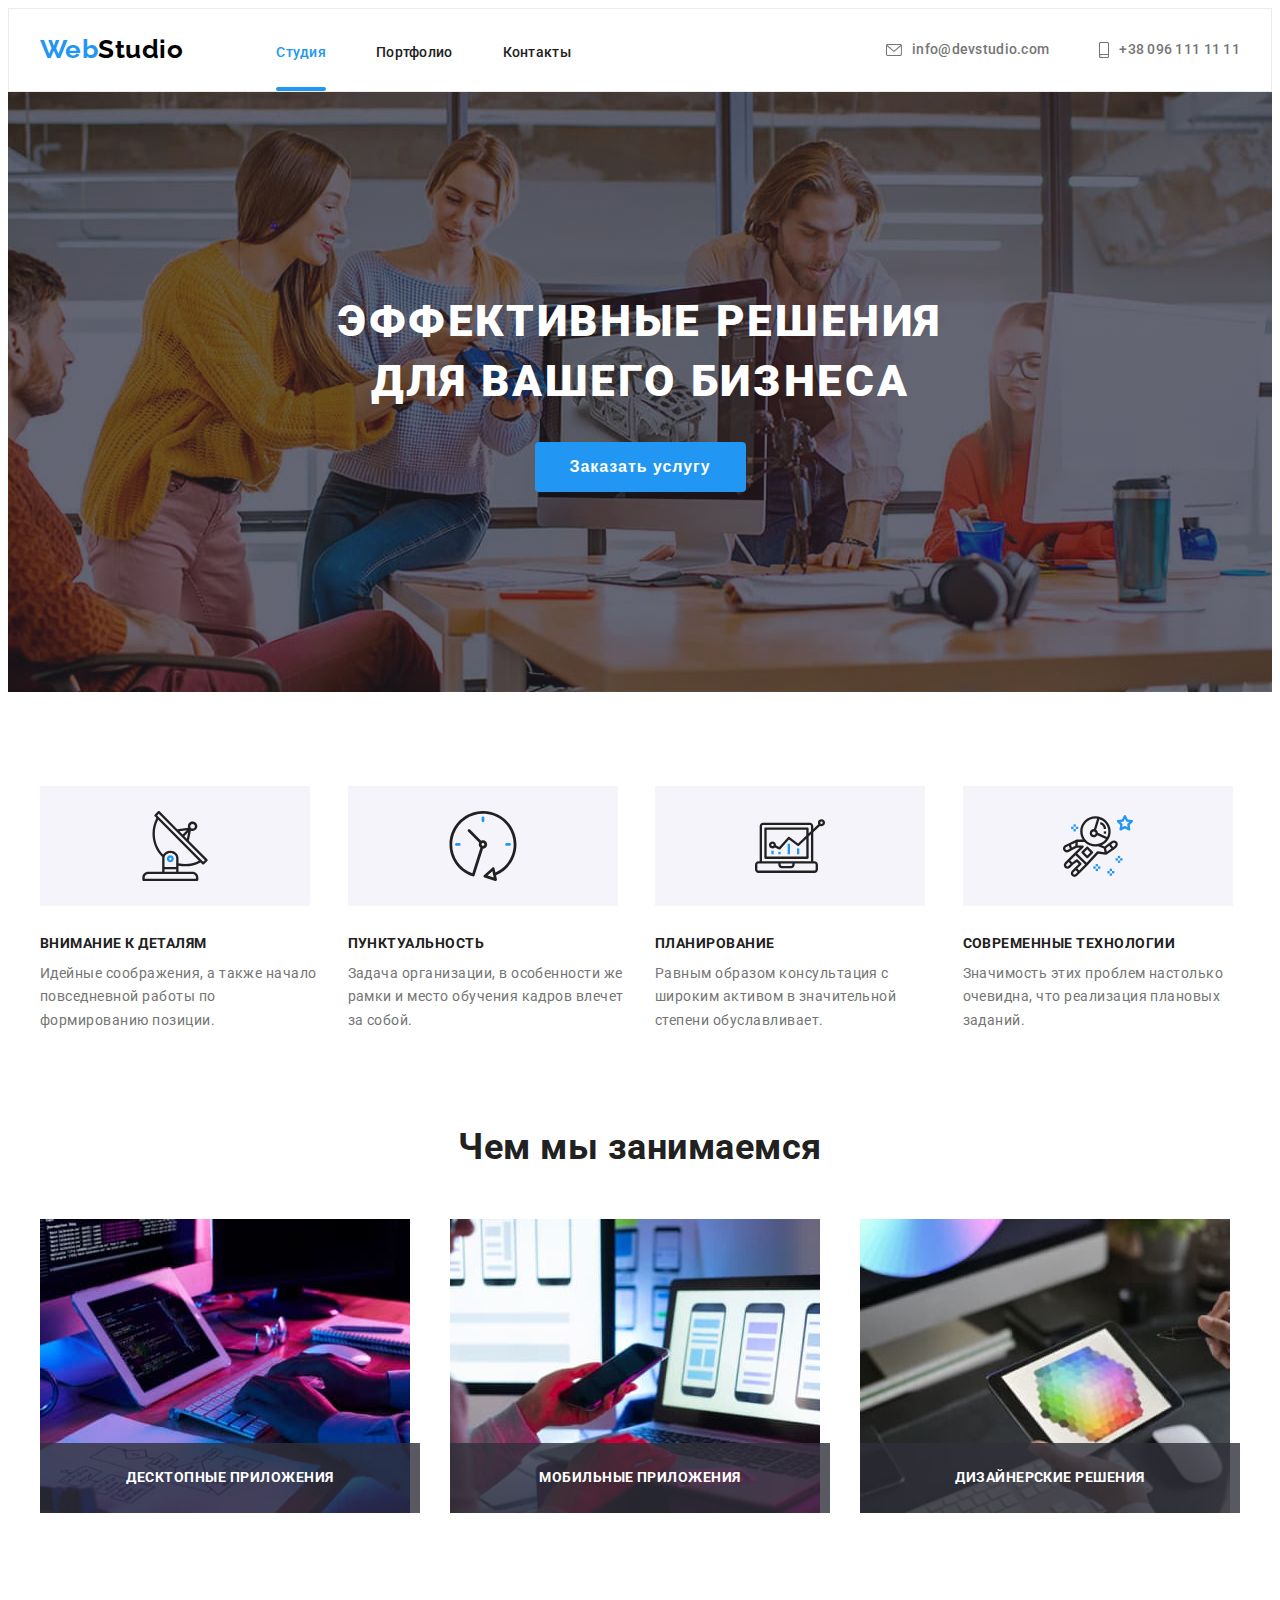
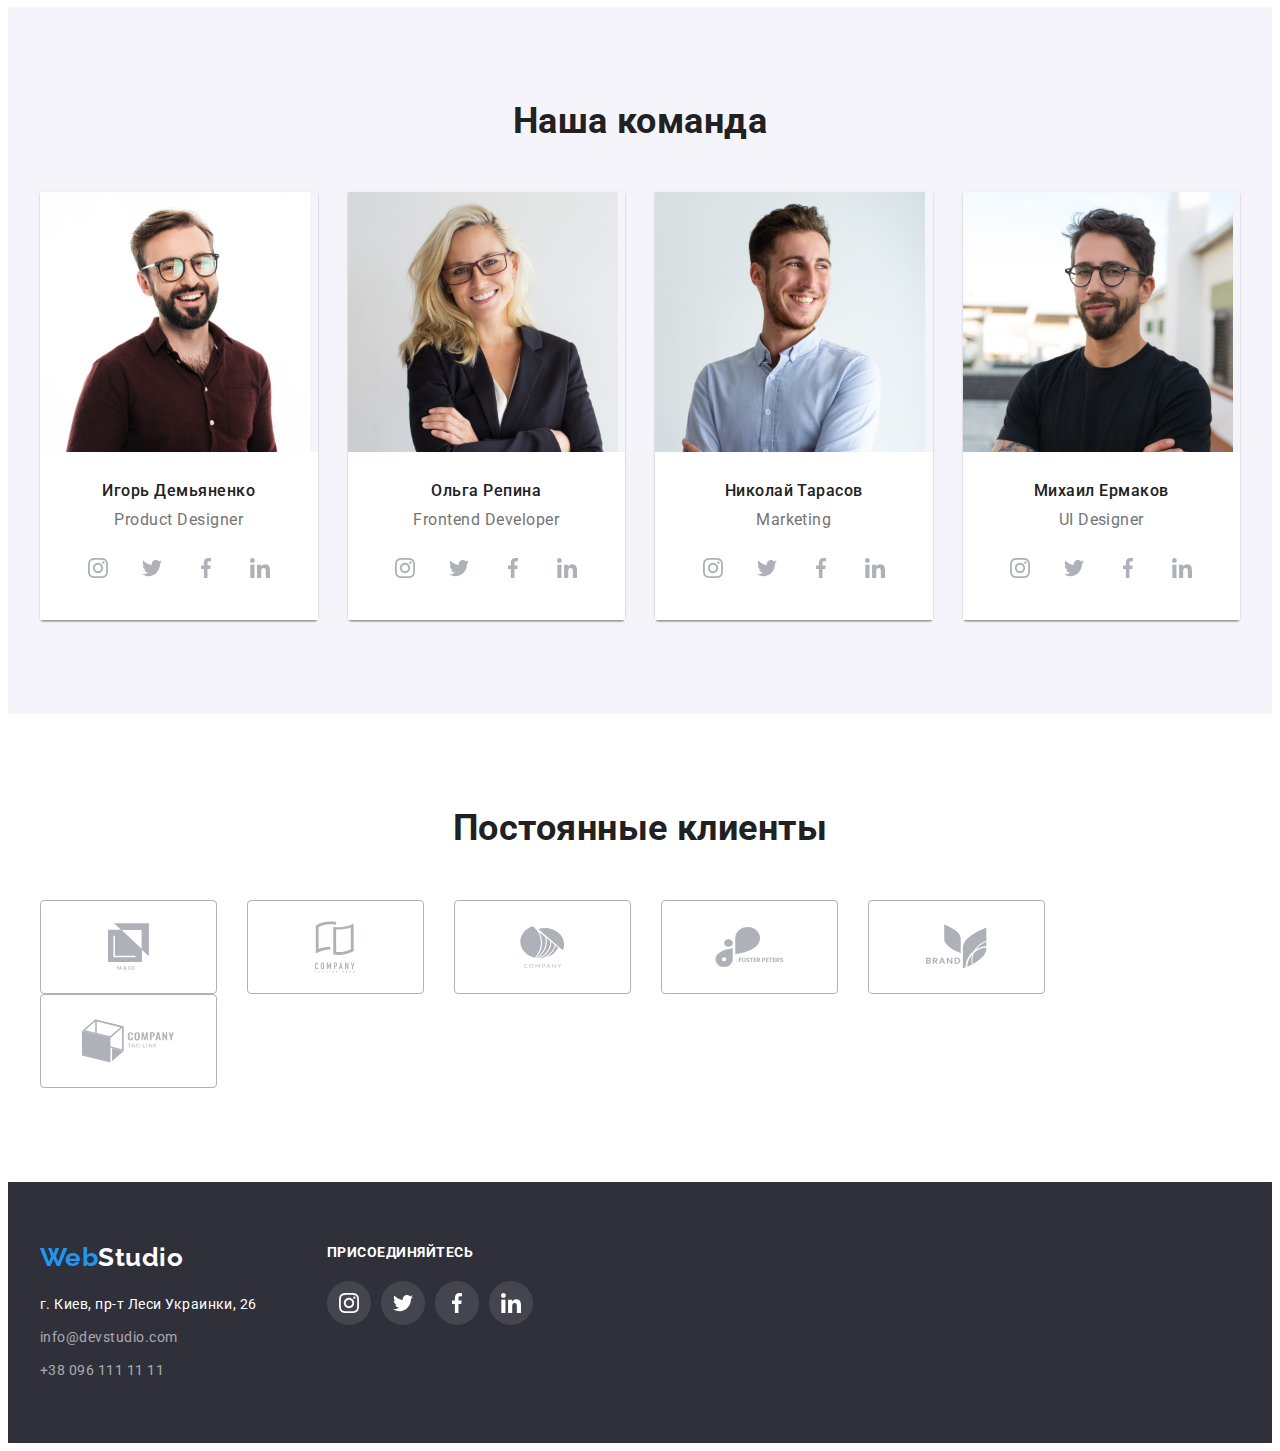
<file: index.html>
<!DOCTYPE html>
<html lang="ru">
  <head>
    <meta charset="UTF-8" />
    <meta http-equiv="X-UA-Compatible" content="IE=edge" />
    <meta name="viewport" content="width=device-width, initial-scale=1.0" />
    <title>Студия</title>
    <link rel="preconnect" href="https://fonts.gstatic.com" />
    <link
      href="https://fonts.googleapis.com/css2?family=Raleway:wght@700&family=Roboto:wght@400;500;700;900&display=swap"
      rel="stylesheet"
    />
    <link
      rel="stylesheet"
      href="https://cdnjs.cloudflare.com/ajax/libs/modern-normalize/1.1.0/modern-normalize.min.css"
      integrity="sha512-wpPYUAdjBVSE4KJnH1VR1HeZfpl1ub8YT/NKx4PuQ5NmX2tKuGu6U/JRp5y+Y8XG2tV+wKQpNHVUX03MfMFn9Q=="
      crossorigin="anonymous"
      referrerpolicy="no-referrer"
    />
    <link rel="stylesheet" href="./css/styles.css" />
  </head>

  <body>
    <!--Шапка-->
    <header class="header">
      <div class="container">
        <nav class="nav">
          <a href="./" class="logo link"><span class="prelogo">Web</span>Studio</a>
          <ul class="nav-list list">
            <li class="item"><a href="./index.html" class="link-nav current link">Студия</a></li>
            <li class="item"><a href="./portfolio.html" class="link-nav link">Портфолио</a></li>
            <li class="item"><a href="" class="link-nav link">Контакты</a></li>
          </ul>
        </nav>
        <ul class="info list">
          <li class="item">
            <a href="mailto:info@devstudio.com" class="link-info link">
              <svg class="icon" width="16" height="12">
                <use href="./images/icons.svg#icon-envelope"></use></svg>info@devstudio.com
            </a>
          </li>
          <li class="item">
            <a href="tel:+380961111111" class="link-info link">
              <svg class="icon" width="10" height="16">
                <use href="./images/icons.svg#icon-smartphone"></use></svg>+38 096 111 11 11</a
            >
          </li>
        </ul>
      </div>
    </header>
    <main>
      <!--Герой-->
      <section class="hero">
        <div class="container">
          <h1 class="hero-title list">
            Эффективные решения<br />
            для вашего бизнеса
          </h1>
          <button type="button" class="button-hero" data-modal-open>Заказать услугу</button>
        </div>
      </section>
      <!--Особенности-->
      <section class="section nopadding">
        <div class="container features">
          <h2 hidden>Особенности</h2>
          <ul class="list">
            <li class="item">
              <div class="box">
                <svg class="icon" width="70" height="70">
                  <use href="./images/icons.svg#icon-antenna"></use>
                </svg>
              </div>
              <h3 class="title">Внимание к деталям</h3>
              <p class="text">
                Идейные соображения, а также начало повседневной работы по формированию позиции.
              </p>
            </li>
            <li class="item">
              <div class="box">
                <svg class="icon" width="70" height="70">
                  <use href="./images/icons.svg#icon-clock"></use>
                </svg>
              </div>
              <h3 class="title">Пунктуальность</h3>
              <p class="text">
                Задача организации, в особенности же рамки и место обучения кадров влечет за собой.
              </p>
            </li>
            <li class="item">
              <div class="box">
                <svg class="icon" width="70" height="70">
                  <use href="./images/icons.svg#icon-diagram"></use>
                </svg>
              </div>
              <h3 class="title">Планирование</h3>
              <p class="text">
                Равным образом консультация с широким активом в значительной степени обуславливает.
              </p>
            </li>
            <li class="item">
              <div class="box">
                <svg class="icon" width="70" height="70">
                  <use href="./images/icons.svg#icon-astronaut"></use>
                </svg>
              </div>
              <h3 class="title">Современные технологии</h3>
              <p class="text">
                Значимость этих проблем настолько очевидна, что реализация плановых заданий.
              </p>
            </li>
          </ul>
        </div>
      </section>
      <!--Чем мы занимаемся-->
      <section class="section">
        <div class="container works">
          <h2 class="heading">Чем мы занимаемся</h2>
          <ul class="list">
            <li class="item">
              <img
                src="./images/studio/what-are-we-doing-2.jpg"
                alt="работа за компьютером"
                width="370"
                height="294"
              />
              <p class="works-text">Десктопные приложения</p>
            </li>
            <li class="item">
              <img
                src="./images/studio/what-are-we-doing.jpg"
                alt="работа за компьютером"
                width="370"
                height="294"
              />
              <p class="works-text">Мобильные приложения</p>
            </li>
            <li class="item">
              <img
                src="./images/studio/what-are-we-doing-3.jpg"
                alt="работа за планшетом"
                width="370"
                height="294"
              />
              <p class="works-text">Дизайнерские решения</p>
            </li>
          </ul>
        </div>
      </section>
      <!--Наша команда-->
      <section class="section team">
        <div class="container">
          <h2 class="heading">Наша команда</h2>
          <ul class="list">
            <li class="item">
              <img
                src="./images/studio/ihor-demianenko.jpg"
                alt="фото мужчины"
                width="270"
                height="260"
              />
              <div class="caption">
                <h3 class="title">Игорь Демьяненко</h3>
                <p lang="en" class="text">Product Designer</p>
                <ul class="list list-icon">
                  <li class="icon">
                    <a class="icon-link" href=""
                      ><svg width="20" height="20">
                        <use href="./images/icons.svg#icon-instagram"></use></svg></a>
                  </li>
                  <li class="icon">
                    <a class="icon-link" href=""
                      ><svg width="20" height="20">
                        <use href="./images/icons.svg#icon-twitter"></use></svg></a>
                  </li>
                  <li class="icon">
                    <a class="icon-link" href=""
                      ><svg width="20" height="20">
                        <use href="./images/icons.svg#icon-facebook"></use></svg></a>
                  </li>
                  <li class="icon">
                    <a class="icon-link" href=""
                      ><svg width="20" height="20">
                        <use href="./images/icons.svg#icon-linkedin"></use></svg></a>
                  </li>
                </ul>
              </div>
            </li>
            <li class="item">
              <img
                src="./images/studio/olga-repina.jpg"
                alt="фото девушки"
                width="270"
                height="260"
              />
              <div class="caption">
                <h3 class="title">Ольга Репина</h3>
                <p lang="en" class="text">Frontend Developer</p>
                <ul class="list list-icon">
                  <li class="icon">
                    <a class="icon-link" href=""
                      ><svg width="20" height="20">
                        <use href="./images/icons.svg#icon-instagram"></use></svg></a>
                  </li>
                  <li class="icon">
                    <a class="icon-link" href=""
                      ><svg width="20" height="20">
                        <use href="./images/icons.svg#icon-twitter"></use></svg></a>
                  </li>
                  <li class="icon">
                    <a class="icon-link" href=""
                      ><svg width="20" height="20">
                        <use href="./images/icons.svg#icon-facebook"></use></svg></a>
                  </li>
                  <li class="icon">
                    <a class="icon-link" href=""
                      ><svg width="20" height="20">
                        <use href="./images/icons.svg#icon-linkedin"></use></svg></a>
                  </li>
                </ul>
              </div>
            </li>
            <li class="item">
              <img
                src="./images/studio/nicolay-tarasov.jpg"
                alt="фото мужчины"
                width="270"
                height="260"
              />
              <div class="caption">
                <h3 class="title">Николай Тарасов</h3>
                <p lang="en" class="text">Marketing</p>
                <ul class="list list-icon">
                  <li class="icon">
                    <a class="icon-link" href=""
                      ><svg width="20" height="20">
                        <use href="./images/icons.svg#icon-instagram"></use></svg></a>
                  </li>
                  <li class="icon">
                    <a class="icon-link" href=""
                      ><svg width="20" height="20">
                        <use href="./images/icons.svg#icon-twitter"></use></svg></a>
                  </li>
                  <li class="icon">
                    <a class="icon-link" href=""
                      ><svg width="20" height="20">
                        <use href="./images/icons.svg#icon-facebook"></use></svg></a>
                  </li>
                  <li class="icon">
                    <a class="icon-link" href=""
                      ><svg width="20" height="20">
                        <use href="./images/icons.svg#icon-linkedin"></use></svg></a>
                  </li>
                </ul>
              </div>
            </li>
            <li class="item">
              <img
                src="./images/studio/mihail-ermakov.jpg"
                alt="фото мужчины"
                width="270"
                height="260"
              />
              <div class="caption">
                <h3 class="title">Михаил Ермаков</h3>
                <p lang="en" class="text">UI Designer</p>
                <ul class="list list-icon">
                  <li class="icon">
                    <a class="icon-link" href=""
                      ><svg width="20" height="20">
                        <use href="./images/icons.svg#icon-instagram"></use></svg></a>
                  </li>
                  <li class="icon">
                    <a class="icon-link" href=""
                      ><svg width="20" height="20">
                        <use href="./images/icons.svg#icon-twitter"></use></svg></a>
                  </li>
                  <li class="icon">
                    <a class="icon-link" href=""
                      ><svg width="20" height="20">
                        <use href="./images/icons.svg#icon-facebook"></use></svg></a>
                  </li>
                  <li class="icon">
                    <a class="icon-link" href=""
                      ><svg width="20" height="20">
                        <use href="./images/icons.svg#icon-linkedin"></use></svg></a>
                  </li>
                </ul>
              </div>
            </li>
          </ul>
        </div>
      </section>
      <!-- Постоянные клиенты -->
      <section class="section clients">
        <div class="container">
          <h2 class="heading">Постоянные клиенты</h2>
          <ul class="list">
            <li class="icon">
              <a class="icon-link" href=""
                ><svg width="41" height="47">
                  <use href="./images/icons.svg#icon-client-one"></use></svg></a>
            </li>
            <li class="icon">
              <a class="icon-link" href=""
                ><svg width="40" height="52">
                  <use href="./images/icons.svg#icon-client-two"></use></svg></a>
            </li>
            <li class="icon">
              <a class="icon-link" href=""
                ><svg width="44" height="42">
                  <use href="./images/icons.svg#icon-client-three"></use></svg></a>
            </li>
            <li class="icon">
              <a class="icon-link" href=""
                ><svg width="85" height="40">
                  <use href="./images/icons.svg#icon-client-four"></use></svg></a>
            </li>
            <li class="icon">
              <a class="icon-link" href=""
                ><svg width="63" height="45">
                  <use href="./images/icons.svg#icon-client-five"></use></svg></a>
            </li>
            <li class="icon">
              <a class="icon-link" href=""
                ><svg width="94" height="44">
                  <use href="./images/icons.svg#icon-client-six"></use></svg></a>
            </li>
          </ul>
        </div>
      </section>
    </main>
    <!--Футер-->
    <footer class="footer">
      <div class="container footer-box">
        <div class="fotter-address">
          <a href="./" class="footer-logo link"><span class="prelogo">Web</span>Studio</a>
          <address class="address">
            <ul class="list">
              <li class="item">
                <a
                  href="https://goo.gl/maps/eZ2Spch4mHqErUUC6"
                  target="_blank"
                  rel="noopener noreferrer"
                  class="address-link link"
                  >г. Киев, пр-т Леси Украинки, 26</a
                >
              </li>
              <li class="item">
                <a href="mailto:info@devstudio.com" class="footer-link link">info@devstudio.com</a>
              </li>
              <li class="item">
                <a href="tel:+380961111111" class="footer-link link">+38 096 111 11 11</a>
              </li>
            </ul>
          </address>
        </div>
        <div class="social-link">
          <b class="join">присоединяйтесь</b>
          <ul class="list list-icon">
            <li class="icon">
              <a class="icon-link" href=""
                ><svg width="20" height="20">
                  <use href="./images/icons.svg#icon-instagram"></use></svg></a>
            </li>
            <li class="icon">
              <a class="icon-link" href=""
                ><svg width="20" height="20">
                  <use href="./images/icons.svg#icon-twitter"></use></svg></a>
            </li>
            <li class="icon">
              <a class="icon-link" href=""
                ><svg width="20" height="20">
                  <use href="./images/icons.svg#icon-facebook"></use></svg></a>
            </li>
            <li class="icon">
              <a class="icon-link" href=""
                ><svg width="20" height="20">
                  <use href="./images/icons.svg#icon-linkedin"></use></svg></a>
            </li>
          </ul>
        </div>
      </div>
    </footer>
    <div class="backdrop is-hidden" data-modal>
      <div class="modal">
        <button class="btn-modal" type="button" data-modal-close>
          <svg width="11" height="11">
            <use href="./images/icons.svg#icon-close-black"></use>
          </svg>
        </button>
      </div>
    </div>
  <script src="./js/modal.js"></script>
  </body>
</html>
</file>
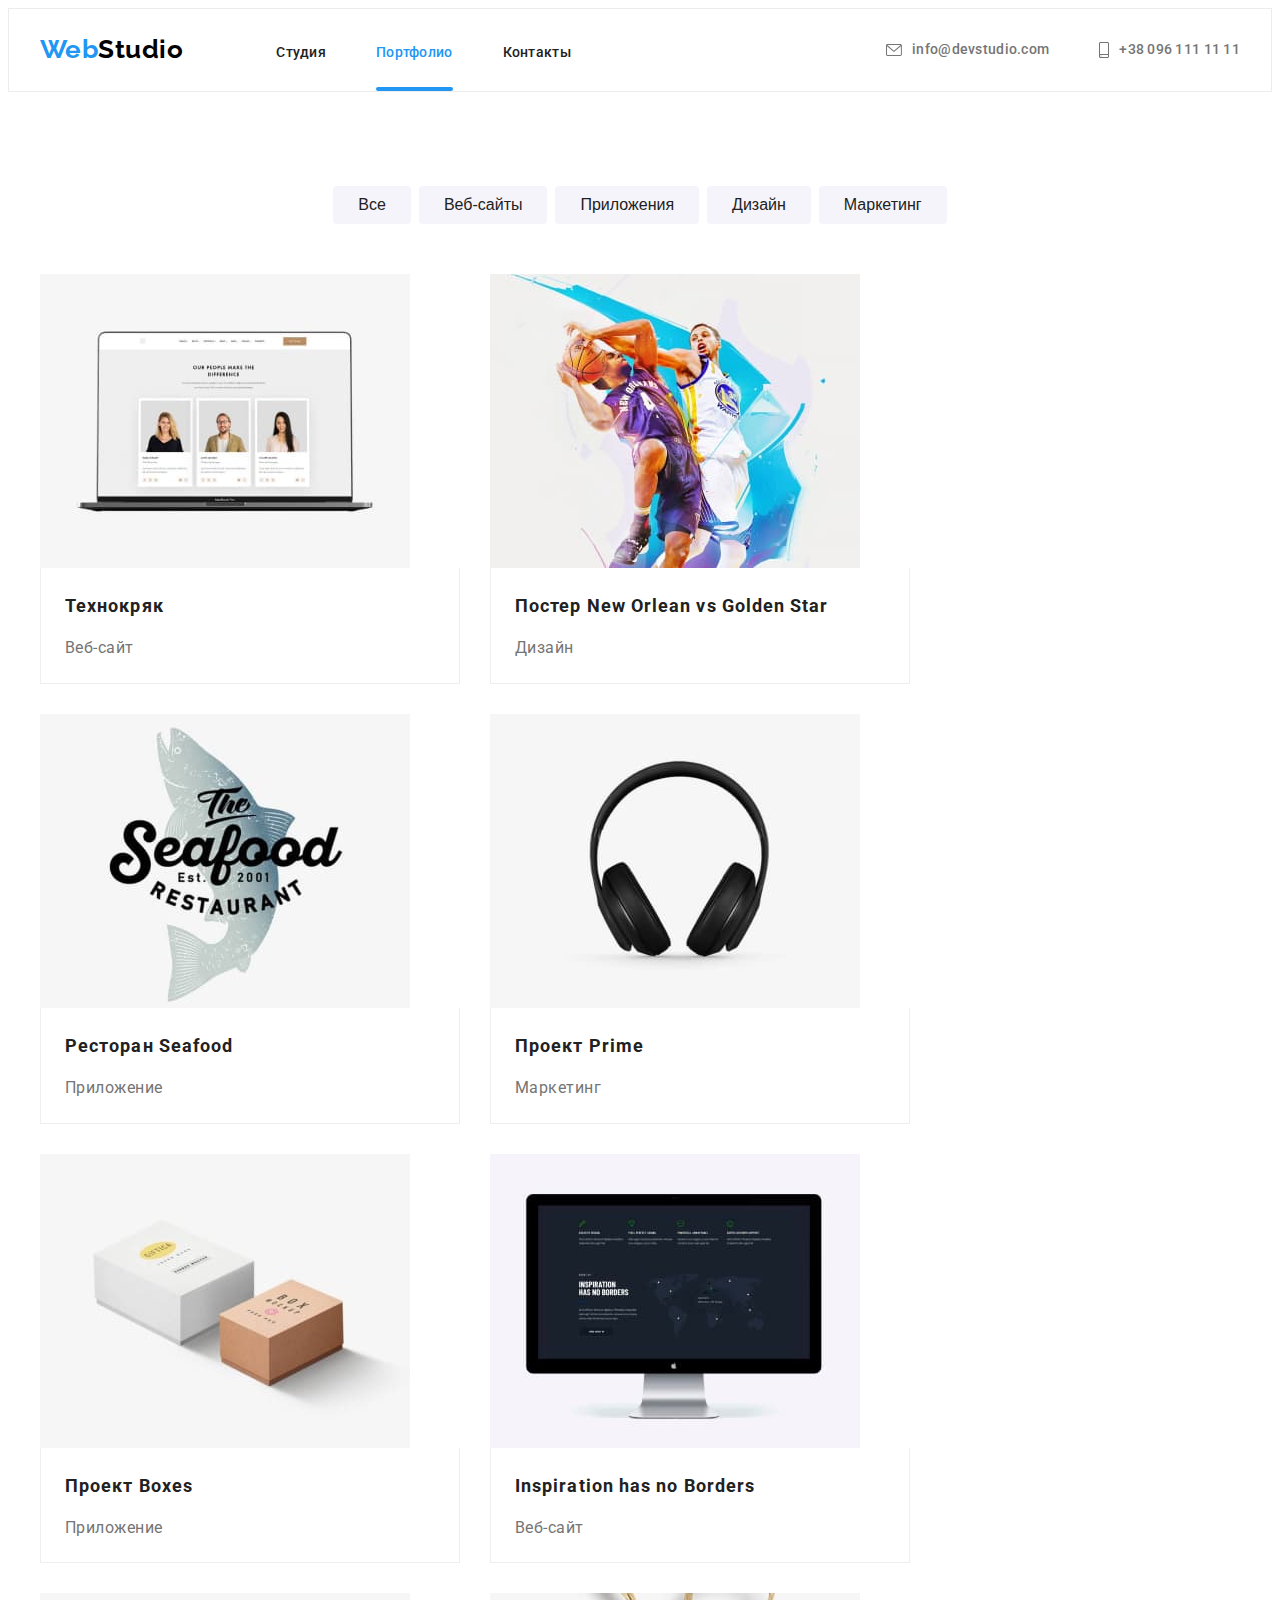
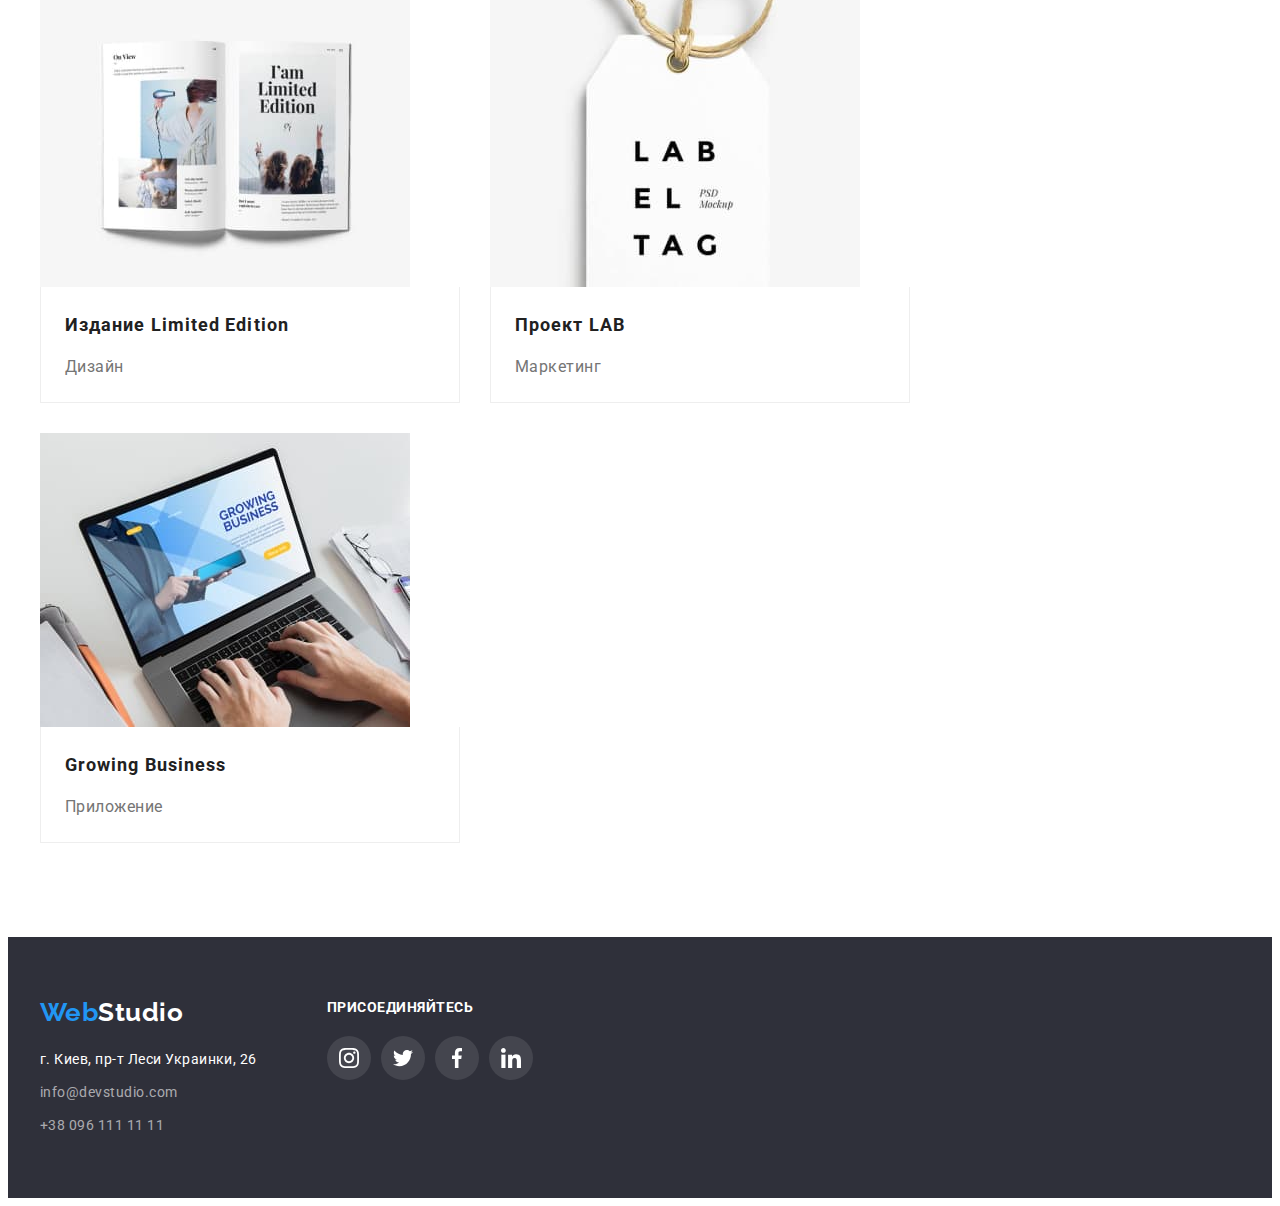
<file: portfolio.html>
<!DOCTYPE html>
<html lang="ru">
  <head>
    <meta charset="UTF-8" />
    <meta http-equiv="X-UA-Compatible" content="IE=edge" />
    <meta name="viewport" content="width=device-width, initial-scale=1.0" />
    <title>Портфолио</title>
    <link
      rel="stylesheet"
      href="https://cdnjs.cloudflare.com/ajax/libs/modern-normalize/1.1.0/modern-normalize.min.css"
      integrity="sha512-wpPYUAdjBVSE4KJnH1VR1HeZfpl1ub8YT/NKx4PuQ5NmX2tKuGu6U/JRp5y+Y8XG2tV+wKQpNHVUX03MfMFn9Q=="
      crossorigin="anonymous"
      referrerpolicy="no-referrer"
    />
    <link rel="preconnect" href="https://fonts.gstatic.com" />
    <link
      href="https://fonts.googleapis.com/css2?family=Raleway:wght@700&family=Roboto:wght@400;500;700;900&display=swap"
      rel="stylesheet"
    />
    <link rel="stylesheet" href="./css/styles.css" />
  </head>

  <body>
    <!--Шапка-->
    <header class="header">
      <div class="container">
        <nav class="nav">
          <a href="./" class="logo link"><span class="prelogo">Web</span>Studio</a>
          <ul class="nav-list list">
            <li class="item"><a href="./index.html" class="link-nav link">Студия</a></li>
            <li class="item">
              <a href="./portfolio.html" class="link-nav current link">Портфолио</a>
            </li>
            <li class="item"><a href="" class="link-nav link">Контакты</a></li>
          </ul>
        </nav>
        <ul class="info list">
          <li class="item">
            <a href="mailto:info@devstudio.com" class="link-info link">
              <svg class="icon" width="16" height="12">
                <use href="./images/icons.svg#icon-envelope"></use></svg>info@devstudio.com
            </a>
          </li>
          <li class="item">
            <a href="tel:+380961111111" class="link-info link">
              <svg class="icon" width="10" height="16">
                <use href="./images/icons.svg#icon-smartphone"></use></svg>+38 096 111 11 11</a>
          </li>
        </ul>
      </div>
    </header>
    <!--Карточки портфолио-->
    <main>
      <section class="section">
        <div class="container">
          <h2 hidden>Фильтр карточек</h2>
          <ul class="list filter">
            <li class="item">
              <button type="button" class="button-portfolio">Все</button>
            </li>
            <li class="item">
              <button type="button" class="button-portfolio">Веб-сайты</button>
            </li>
            <li class="item">
              <button type="button" class="button-portfolio">Приложения</button>
            </li>
            <li class="item">
              <button type="button" class="button-portfolio">Дизайн</button>
            </li>
            <li class="item">
              <button type="button" class="button-portfolio">Маркетинг</button>
            </li>
          </ul>
          <div class="portfolio">
            <ul class="list">
              <li class="item">
                <a href="" class="link">
                  <div class="overlay">
                    <img src="./images/portfolio/computer.jpg" width="370" height="294" alt="компьютер с карточками" />
                    <p class="overlay-text">Технокряк это современная площадка распространения коронавируса. Компании используют эту
                      платформу для цифрового
                      шпионажа и атак на защищённые сервера конкурентов.</p>
                  </div>
                  <div class="text">
                    <h3 class="title">Технокряк</h3>
                    <p class="subject">Веб-сайт</p>
                  </div>
                </a>
              </li>
              <li class="item">
                <a href="" class="link">
                  <div class="overlay">
                    <img src="./images/portfolio/sport.jpg" width="370" height="294" alt="баскетбол" />
                    <p class="overlay-text">Технокряк это современная площадка распространения коронавируса. Компании используют эту
                      платформу для цифрового
                      шпионажа и атак на защищённые сервера конкурентов.</p>
                  </div>
                  <div class="text">
                    <h3 class="title">Постер New Orlean vs Golden Star</h3>
                    <p class="subject">Дизайн</p>
                  </div>
                </a>
              </li>
              <li class="item">
                <a href="" class="link">
                  <div class="overlay">
                    <img src="./images/portfolio/logo.jpg" width="370" height="294" alt="эмблема ресторана" />
                    <p class="overlay-text">Технокряк это современная площадка распространения коронавируса. Компании используют эту
                      платформу для цифрового
                      шпионажа и атак на защищённые сервера конкурентов.</p>
                  </div>
                  
                  <div class="text">
                    <h3 class="title">Ресторан Seafood</h3>
                    <p class="subject">Приложение</p>
                  </div>
                </a>
              </li>
              <li class="item">
                <a href="" class="link">
                  <div class="overlay">
                    <img src="./images/portfolio/headphones.jpg" width="370" height="294" alt="наушники" />
                    <p class="overlay-text">Технокряк это современная площадка распространения коронавируса. Компании используют эту
                      платформу для цифрового
                      шпионажа и атак на защищённые сервера конкурентов.</p>
                  </div>
                  <div class="text">
                    <h3 class="title">Проект Prime</h3>
                    <p class="subject">Маркетинг</p>
                  </div>
                </a>
              </li>
              <li class="item">
                <a href="" class="link">
                  <div class="overlay">
                    <img src="./images/portfolio/boxes.jpg" width="370" height="294" alt="две коробки" />
                    <p class="overlay-text">Технокряк это современная площадка распространения коронавируса. Компании используют эту
                      платформу для цифрового
                      шпионажа и атак на защищённые сервера конкурентов.</p>
                  </div>
                  <div class="text">
                    <h3 class="title">Проект Boxes</h3>
                    <p class="subject">Приложение</p>
                  </div>
                </a>
              </li>
              <li class="item">
                <a href="" class="link">
                  <div class="overlay">
                    <img src="./images/portfolio/monitor.jpg" width="370" height="294" alt="монитор" />
                    <p class="overlay-text">Технокряк это современная площадка распространения коронавируса. Компании используют эту платформу для цифрового
                    шпионажа и атак на защищённые сервера конкурентов.</p>
                  </div>
                  <div class="text">
                    <h3 class="title">Inspiration has no Borders</h3>
                    <p class="subject">Веб-сайт</p>
                  </div>
                </a>
              </li>
              <li class="item">
                <a href="" class="link">
                  <div class="overlay">
                    <img src="./images/portfolio/magazine.jpg" width="370" height="294" alt="журнал" />
                    <p class="overlay-text">Технокряк это современная площадка распространения коронавируса. Компании используют эту
                      платформу для цифрового
                      шпионажа и атак на защищённые сервера конкурентов.</p>
                  </div>
                  <div class="text">
                    <h3 class="title">Издание Limited Edition</h3>
                    <p class="subject">Дизайн</p>
                  </div>
                </a>
              </li>
              <li class="item">
                <a href="" class="link">
                  <div class="overlay">
                    <img src="./images/portfolio/leiba.jpg" width="370" height="294" alt="лейба" />
                    <p class="overlay-text">Технокряк это современная площадка распространения коронавируса. Компании используют эту
                      платформу для цифрового
                      шпионажа и атак на защищённые сервера конкурентов.</p>
                  </div>
                  <div class="text">
                    <h3 class="title">Проект LAB</h3>
                    <p class="subject">Маркетинг</p>
                  </div>
                </a>
              </li>
              <li class="item">
                <a href="" class="link">
                  <div class="overlay">
                    <img src="./images/portfolio/work-computer.jpg" width="370" height="294" alt="работа за компьютером" />
                    <p class="overlay-text">Технокряк это современная площадка распространения коронавируса. Компании используют эту платформу для цифрового
                    шпионажа и атак на защищённые сервера конкурентов.</p>
                  </div>
                  <div class="text">
                    <h3 class="title">Growing Business</h3>
                    <p class="subject">Приложение</p>
                  </div>
                </a>
              </li>
            </ul>
          </div>
        </div>
      </section>
    </main>
    <!--Футер-->
    <footer class="footer">
      <div class="container footer-box">
        <div class="fotter-address">
          <a href="./" class="footer-logo link"><span class="prelogo">Web</span>Studio</a>
          <address class="address">
            <ul class="list">
              <li class="item">
                <a
                  href="https://goo.gl/maps/eZ2Spch4mHqErUUC6"
                  target="_blank"
                  rel="noopener noreferrer"
                  class="address-link link"
                  >г. Киев, пр-т Леси Украинки, 26</a
                >
              </li>
              <li class="item">
                <a href="mailto:info@devstudio.com" class="footer-link link">info@devstudio.com</a>
              </li>
              <li class="item">
                <a href="tel:+380961111111" class="footer-link link">+38 096 111 11 11</a>
              </li>
            </ul>
          </address>
        </div>
        <div class="social-link">
          <b class="join">присоединяйтесь</b>
          <ul class="list list-icon">
            <li class="icon">
              <a class="icon-link" href=""
                ><svg width="20" height="20">
                  <use href="./images/icons.svg#icon-instagram"></use></svg></a>
            </li>
            <li class="icon">
              <a class="icon-link" href=""
                ><svg width="20" height="20">
                  <use href="./images/icons.svg#icon-twitter"></use></svg></a>
            </li>
            <li class="icon">
              <a class="icon-link" href=""
                ><svg width="20" height="20">
                  <use href="./images/icons.svg#icon-facebook"></use></svg></a>
            </li>
            <li class="icon">
              <a class="icon-link" href=""
                ><svg width="20" height="20">
                  <use href="./images/icons.svg#icon-linkedin"></use></svg></a>
            </li>
          </ul>
        </div>
      </div>
    </footer>
  </body>
</html>
</file>
<file: css/styles.css>
:root {
  --transition: 250ms cubic-bezier(0.4, 0, 0.2, 1);
  --primary-text-color: #757575;
  --title-color: #212121;
  --white-color: #ffffff;
  --accent-color: #2196f3;
  --accent-background: #2f303a;
}
/* Сброс */
h1,
h2,
h3,
h4,
h5,
h6,
p {
  margin-top: 0px;
  margin-bottom: 0px;
}
ul,
ol {
  margin-top: 0px;
  margin-bottom: 0px;
  padding-left: 0px;
}
img {
  display: block;
}
.list {
  list-style-type: none;
}
.link {
  text-decoration: none;
}
/* Боди */
body {
  color: var(--primary-text-color);
  font-family: Roboto, sans-serif;
  letter-spacing: 0.03em;
  font-size: 16px;
}
/* Контейнер */
.container {
  width: 1200px;
  padding-left: 15px;
  padding-right: 15px;
  margin-left: auto;
  margin-right: auto;
}
/*Шапка*/
.header {
  border: 1px solid #ececec;
}
.header .container {
  display: flex;
  align-items: center;
}
/*Логотип*/
.prelogo {
  color: var(--accent-color);
}
.logo {
  font-family: Raleway, sans-serif;
  font-weight: 700;
  font-size: 26px;
  line-height: 1.2;

  color: #000000;
  margin-right: 93px;
}
/*Навигация*/
.nav-list {
  display: flex;
}
.nav-list .item + .item {
  margin-left: 50px;
}
.info {
  display: flex;
  margin-left: auto;
}
.nav {
  display: flex;
  align-items: center;
}
.info .item + .item {
  margin-left: 50px;
}
.link-nav {
  display: inline-block;
  font-weight: 500;
  font-size: 14px;
  line-height: 1.14;
  letter-spacing: 0.02em;

  color: var(--title-color);

  padding-top: 36px;
  padding-bottom: 30px;

  transition: color var(--transition);
}
.link-info {
  display: flex;
  align-items: center;

  font-weight: 500;
  font-size: 14px;
  line-height: 1.14;
  letter-spacing: 0.02em;

  color: var(--primary-text-color);

  transition: color var(--transition);
}
/* Icon */
.info .icon {
  fill: currentColor;
  margin-right: 10px;
}
/* Hover Focus Current */
.link-nav.current,
.link-info:hover,
.link-nav:hover,
.address-link:hover,
.footer-link:hover,
.link-info:focus,
.link-nav:focus,
.address-link:focus,
.footer-link:focus {
  color: var(--accent-color);
}
.current {
  position: relative;
}
.current::after {
  position: absolute;
  bottom: 0;
  content: '';
  display: block;
  width: 100%;
  height: 4px;
  background-color: var(--accent-color);
  border-radius: 2px;
}

/*Герой*/
.hero {
  text-align: center;
  align-items: center;
  max-width: 1600px;

  background-color: var(--accent-background);
  background-image: linear-gradient(rgba(47, 48, 58, 0.4), rgba(47, 48, 58, 0.4)),
    url(../images/studio/bgimd.jpg);
  background-size: cover;
  background-position: center;

  margin: 0 auto;
  padding-top: 200px;
  padding-bottom: 200px;
}
.hero-title {
  font-weight: 900;
  font-size: 44px;
  line-height: 1.36;
  text-align: center;
  letter-spacing: 0.06em;
  text-transform: uppercase;

  color: var(--white-color);

  margin-bottom: 30px;
}

/*Кнопка героя*/
.button-hero {
  display: flex;
  align-items: center;
  font-weight: 700;
  font-size: 16px;
  line-height: 1.88;
  letter-spacing: 0.06em;
  height: 50px;
  min-width: 200px;
  cursor: pointer;

  background-color: var(--accent-color);
  color: var(--white-color);

  margin-left: auto;
  margin-right: auto;
  padding: 10px 32px;
  border: solid transparent;
  border-radius: 4px;

  transition: background-color var(--transition), box-shadow var(--transition);
}
.button-hero:hover {
  background-color: #188ce8;
  box-shadow: 0px 4px 4px rgba(0, 0, 0, 0.15);
}

/*Секции*/
.section {
  padding-top: 94px;
  padding-bottom: 94px;
}

.section .list {
  display: flex;
  flex-wrap: wrap;
  margin-left: -30px;
}
.section .item {
  margin-left: 30px;
  flex-basis: calc((100% - 120px) / 4);
}
.heading {
  font-size: 36px;
  line-height: 1.16;
  text-align: center;

  color: var(--title-color);

  margin-bottom: 50px;
}

.section .title {
  font-size: 14px;
  font-weight: 500;
  line-height: 1.18;

  color: var(--title-color);

  margin-bottom: 10px;
}
.section .text {
  font-size: 14px;
  line-height: 1.7;
}
/* Особенности */
.nopadding {
  padding-bottom: 0;
}
.features .item {
  width: 270px;
}
.features .title {
  color: var(--title-color);
  font-weight: 700;
  line-height: 1.14;
  text-transform: uppercase;
}
.features .box {
  max-width: 270px;
  height: 120px;
  margin-bottom: 30px;

  background-color: #f5f4fa;

  display: flex;
  align-items: center;
  justify-content: center;
}

/*Чем мы занимаемся*/
.works .list {
  margin-left: -30px;
}
.works .item {
  position: relative;
  margin-left: 30px;
  flex-basis: calc((100% - 90px) / 3);
}
.works-text {
  position: absolute;
  bottom: 0;

  font-weight: 700;
  font-size: 14px;
  line-height: 1.14;
  text-align: center;
  text-transform: uppercase;

  width: 100%;
  padding-top: 27px;
  padding-bottom: 27px;

  background: rgba(47, 48, 58, 0.8);
  color: var(--white-color);
}

/* Наша команда */
.team .list-icon {
  text-align: center;
  margin-left: 0;
  margin-top: 16px;
  justify-content: center;
}
.team .icon-link {
  color: #afb1b8;
}
.team .icon-link:hover,
.team .icon-link:focus {
  background-color: var(--accent-color);
  fill: var(--white-color);
}
.list-icon .icon-link {
  fill: currentColor;
  display: flex;
  padding: 12px;
  border-radius: 50%;

  transition: background-color var(--transition), fill var(--transition);
}
.list-icon .icon + .icon {
  margin-left: 10px;
}
.team .item {
  width: 270px;
  text-align: center;
  box-shadow: 0px 1px 3px rgba(0, 0, 0, 0.12), 0px 1px 1px rgba(0, 0, 0, 0.14),
    0px 2px 1px rgba(0, 0, 0, 0.2);
  border-radius: 0px 0px 4px 4px;
}
.team .title {
  font-size: 16px;
}
.team .text {
  font-size: 16px;
  line-height: 1.18;
}
.caption {
  background-color: var(--white-color);
  padding-top: 30px;
  padding-bottom: 30px;
}
.section.team {
  background-color: #f5f4fa;
}

/* Постоянные клиенты */
.clients .icon {
  display: flex;
  width: 170px;
  height: 92px;
  margin-left: 30px;
  flex-basis: calc((100% - 180px) / 6);

  fill: currentColor;
  border: 1px solid #afb1b8;
  border-radius: 4px;
}
.clients .icon-link {
  display: flex;
  justify-content: center;
  align-items: center;
  width: 100%;
  height: 100%;
  fill: #afb1b8;

  transition: fill var(--transition), border var(--transition);
}
.clients .icon-link:hover,
.clients .icon-link:focus {
  fill: var(--accent-color);
  border: 1px solid var(--accent-color);
}

/*Футер*/
.footer {
  background-color: var(--accent-background);
  padding-top: 60px;
  padding-bottom: 60px;
}
.footer-box {
  display: flex;
}
.footer-logo {
  display: inline-block;

  font-family: Raleway, sans-serif;
  font-weight: 700;
  font-size: 26px;
  line-height: 1.2;

  margin-bottom: 20px;
}
.address {
  font-style: normal;
  font-size: 14px;
  line-height: 1.7;
  margin-right: 70px;
}
.footer-logo,
.address-link {
  color: var(--white-color);
}
.address-link {
  transition: color var(--transition);
}
.footer-link {
  color: rgba(255, 255, 255, 0.6);

  transition: color var(--transition);
}
.address .item {
  margin-bottom: 9px;
}
.address .item:last-child {
  margin-bottom: 0px;
}
.social-link .list-icon {
  display: flex;
}
.join {
  display: inline-block;
  font-size: 14px;
  line-height: 1.14;
  text-transform: uppercase;
  margin-bottom: 20px;

  color: var(--white-color);
}
.social-link .icon-link {
  background-color: rgba(255, 255, 255, 0.1);
  fill: var(--white-color);

  transition: background-color var(--transition);
}
.social-link .icon-link:hover,
.social-link .icon-link:focus {
  background-color: var(--accent-color);
}

/* Портфолио*/
/* Кнопки портфолио */
.list.filter {
  display: flex;
  justify-content: center;
  margin-bottom: 50px;
}
.filter .item {
  flex-basis: auto;
}
.filter .item + .item {
  margin-left: 8px;
}
.button-portfolio {
  display: flex;
  align-items: center;
  font-weight: 500;
  font-size: 16px;
  line-height: 1.6;
  cursor: pointer;

  background: #f5f4fa;
  color: var(--title-color);

  height: 38px;
  min-width: 73px;
  padding-top: 6px;
  padding-bottom: 6px;
  padding-left: 22px;
  padding-right: 22px;

  border-radius: 4px;
  border: solid transparent;

  transition: background-color var(--transition), color var(--transition),
    box-shadow var(--transition);
}
.button-portfolio:hover,
.button-portfolio:focus {
  background-color: var(--accent-color);
  color: var(--white-color);
  box-shadow: 0px 3px 1px rgba(0, 0, 0, 0.1), 0px 1px 2px rgba(0, 0, 0, 0.08),
    0px 2px 2px rgba(0, 0, 0, 0.12);
}

/* Карточки портфолио */
.portfolio .list {
  flex-wrap: wrap;

  margin-top: -30px;
}
.portfolio .item {
  margin-top: 30px;
  flex-basis: calc((100% - 90px) / 3);
}
.portfolio .link {
  display: block;
  transition: box-shadow var(--transition);
}
.portfolio .link:hover,
.portfolio .link:focus {
  box-shadow: 0px 1px 1px rgba(0, 0, 0, 0.12), 0px 4px 4px rgba(0, 0, 0, 0.06),
    1px 4px 6px rgba(0, 0, 0, 0.12);
}
.portfolio .title {
  font-weight: 700;
  font-size: 18px;
  line-height: 2;
  letter-spacing: 0.06em;

  color: var(--title-color);
}
.portfolio .subject {
  font-size: 16px;
  line-height: 1.8;

  color: var(--primary-text-color);
}
.portfolio .text {
  width: 370px;
  padding-top: 20px;
  padding-bottom: 20px;
  padding-left: 24px;
  padding-right: 24px;
  border: 1px solid #eeeeee;
  border-top: none;
}
.portfolio .overlay {
  position: relative;
  overflow: hidden;
}
.portfolio .link:hover .overlay-text,
.portfolio .link:focus .overlay-text {
  transform: translateY(0%);
}
.overlay-text {
  display: inline-block;
  position: absolute;
  top: 0;
  left: 0;
  padding: 63px 24px;

  width: 100%;
  height: 100%;

  font-size: 18px;
  line-height: 1.55;

  color: var(--white-color);
  background: rgba(33, 150, 243, 0.9);

  transition: transform var(--transition);

  transform: translateY(100%);
}
/* Backdrop */
.backdrop {
  position: fixed;
  top: 0;
  left: 0;
  width: 100vw;
  height: 100vh;
  background-color: rgba(0, 0, 0, 0.2);

  visibility: visible;
  opacity: 1;
  pointer-events: auto;

  transition: visibility var(--transition), opacity var(--transition);
}

.modal {
  position: absolute;
  top: 50%;
  left: 50%;

  width: 528px;
  height: 581px;

  background: var(--white-color);
  box-shadow: 0px 1px 3px rgba(0, 0, 0, 0.12), 0px 1px 1px rgba(0, 0, 0, 0.14),
    0px 2px 1px rgba(0, 0, 0, 0.2);
  border-radius: 4px;

  transform: translate(-50%, -50%);
}
.btn-modal {
  position: absolute;
  top: 8px;
  right: 8px;

  width: 30px;
  height: 30px;
  padding: 0;

  cursor: pointer;

  background: var(--white-color);
  border: 1px solid rgba(0, 0, 0, 0.1);
  border-radius: 50%;
}
.is-hidden {
  visibility: hidden;
  opacity: 0;
  pointer-events: none;
}
</file>
